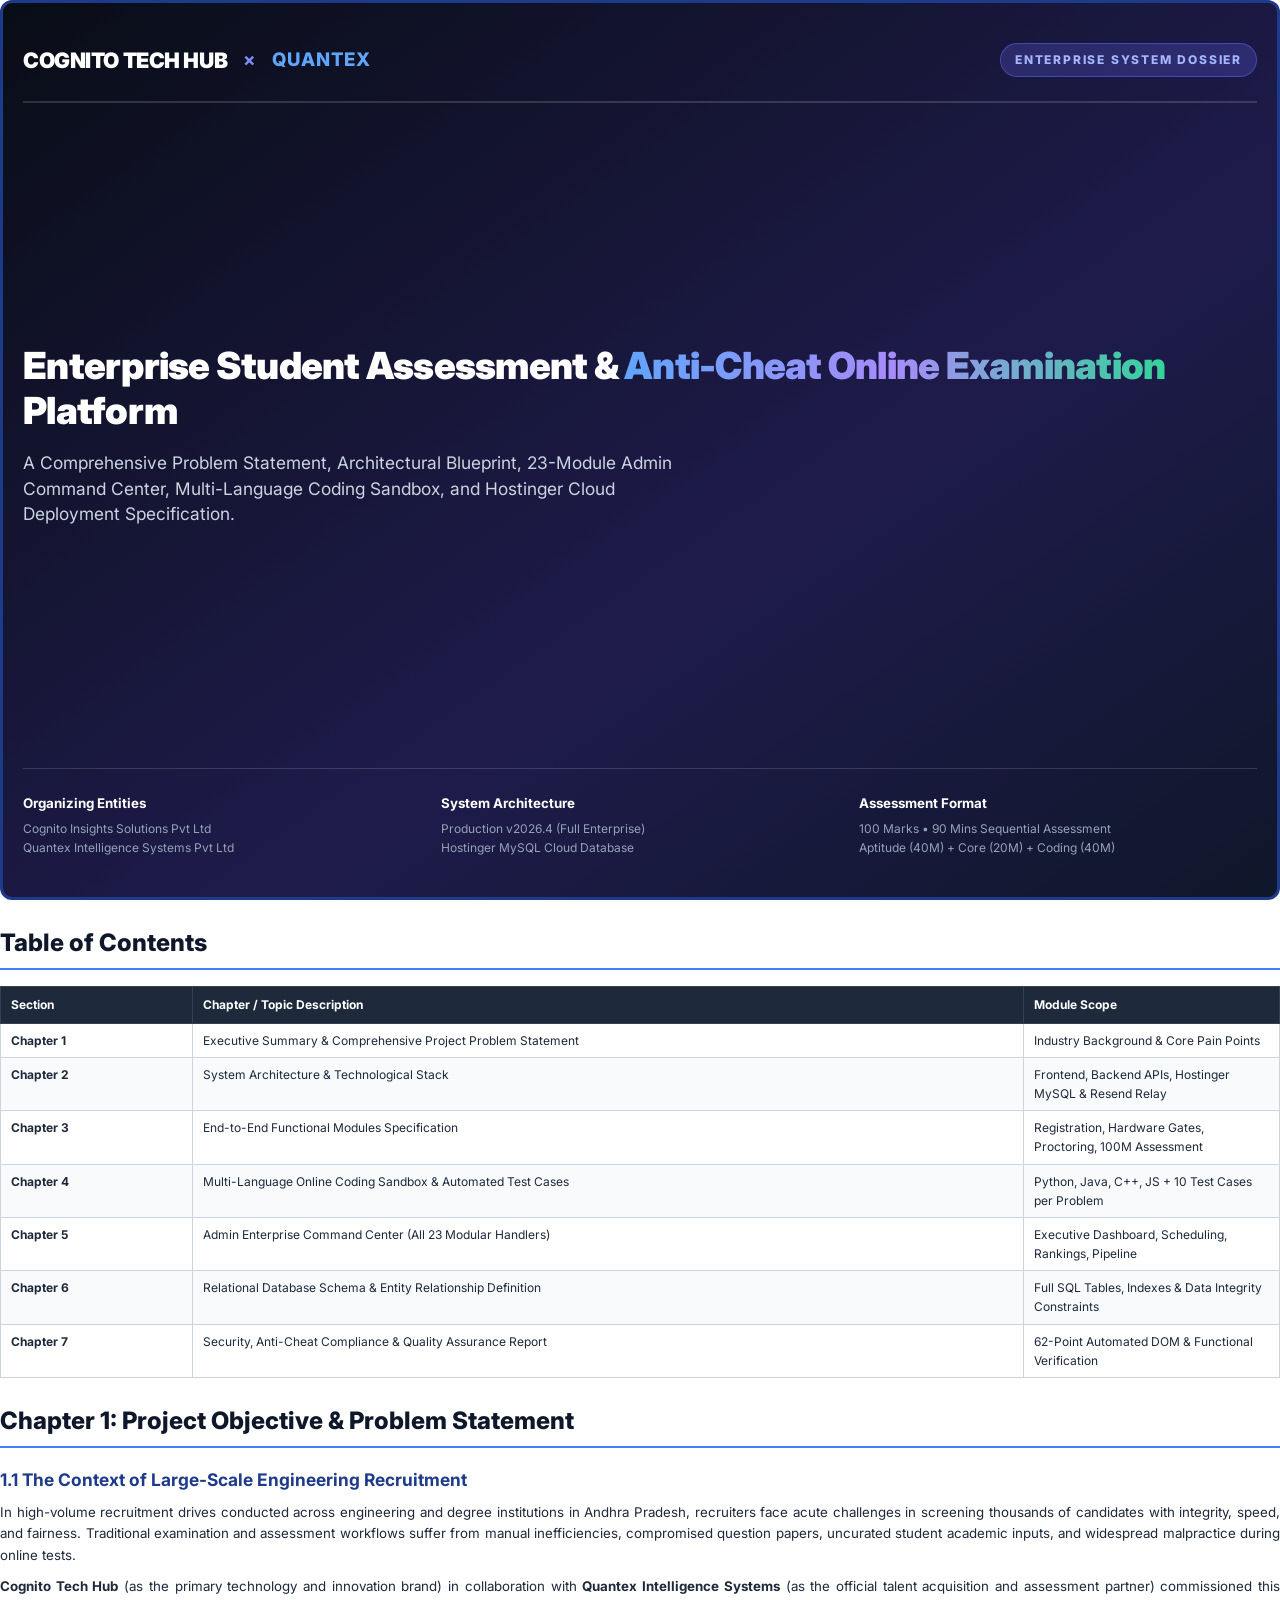
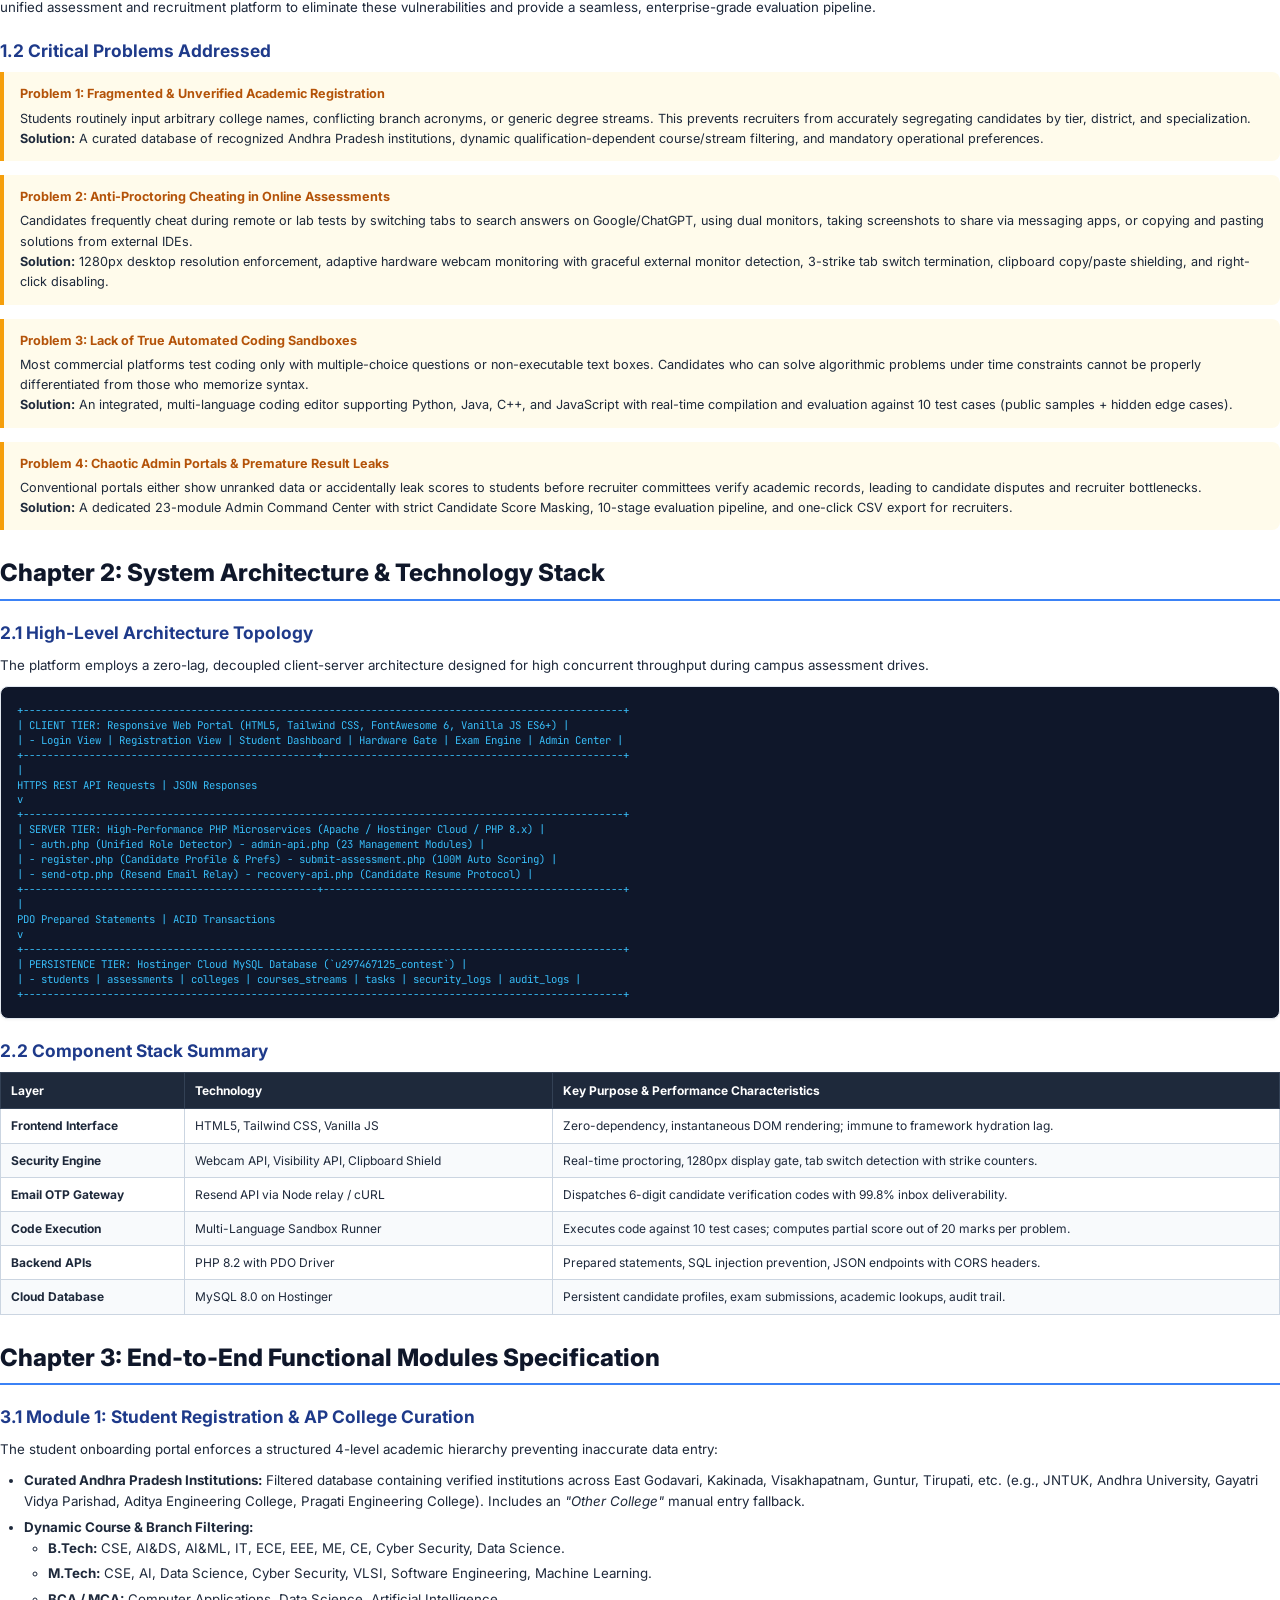
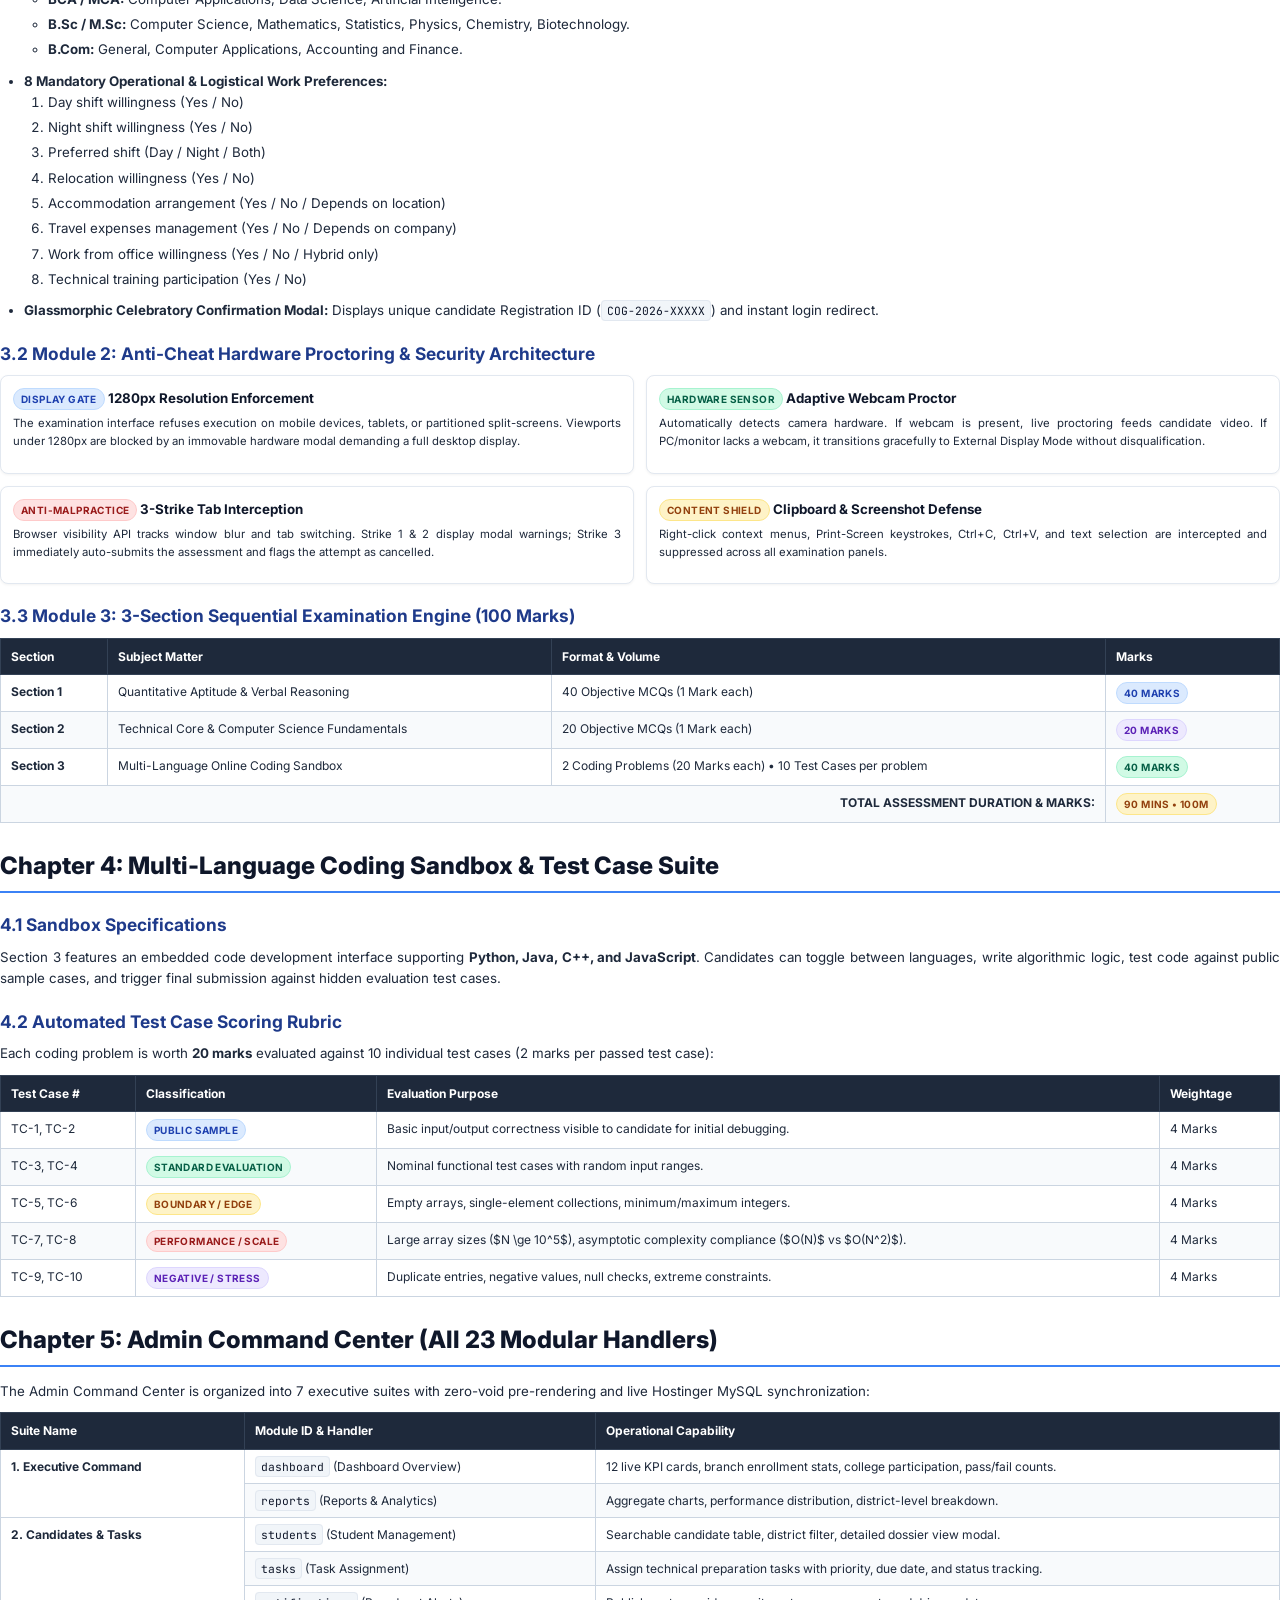
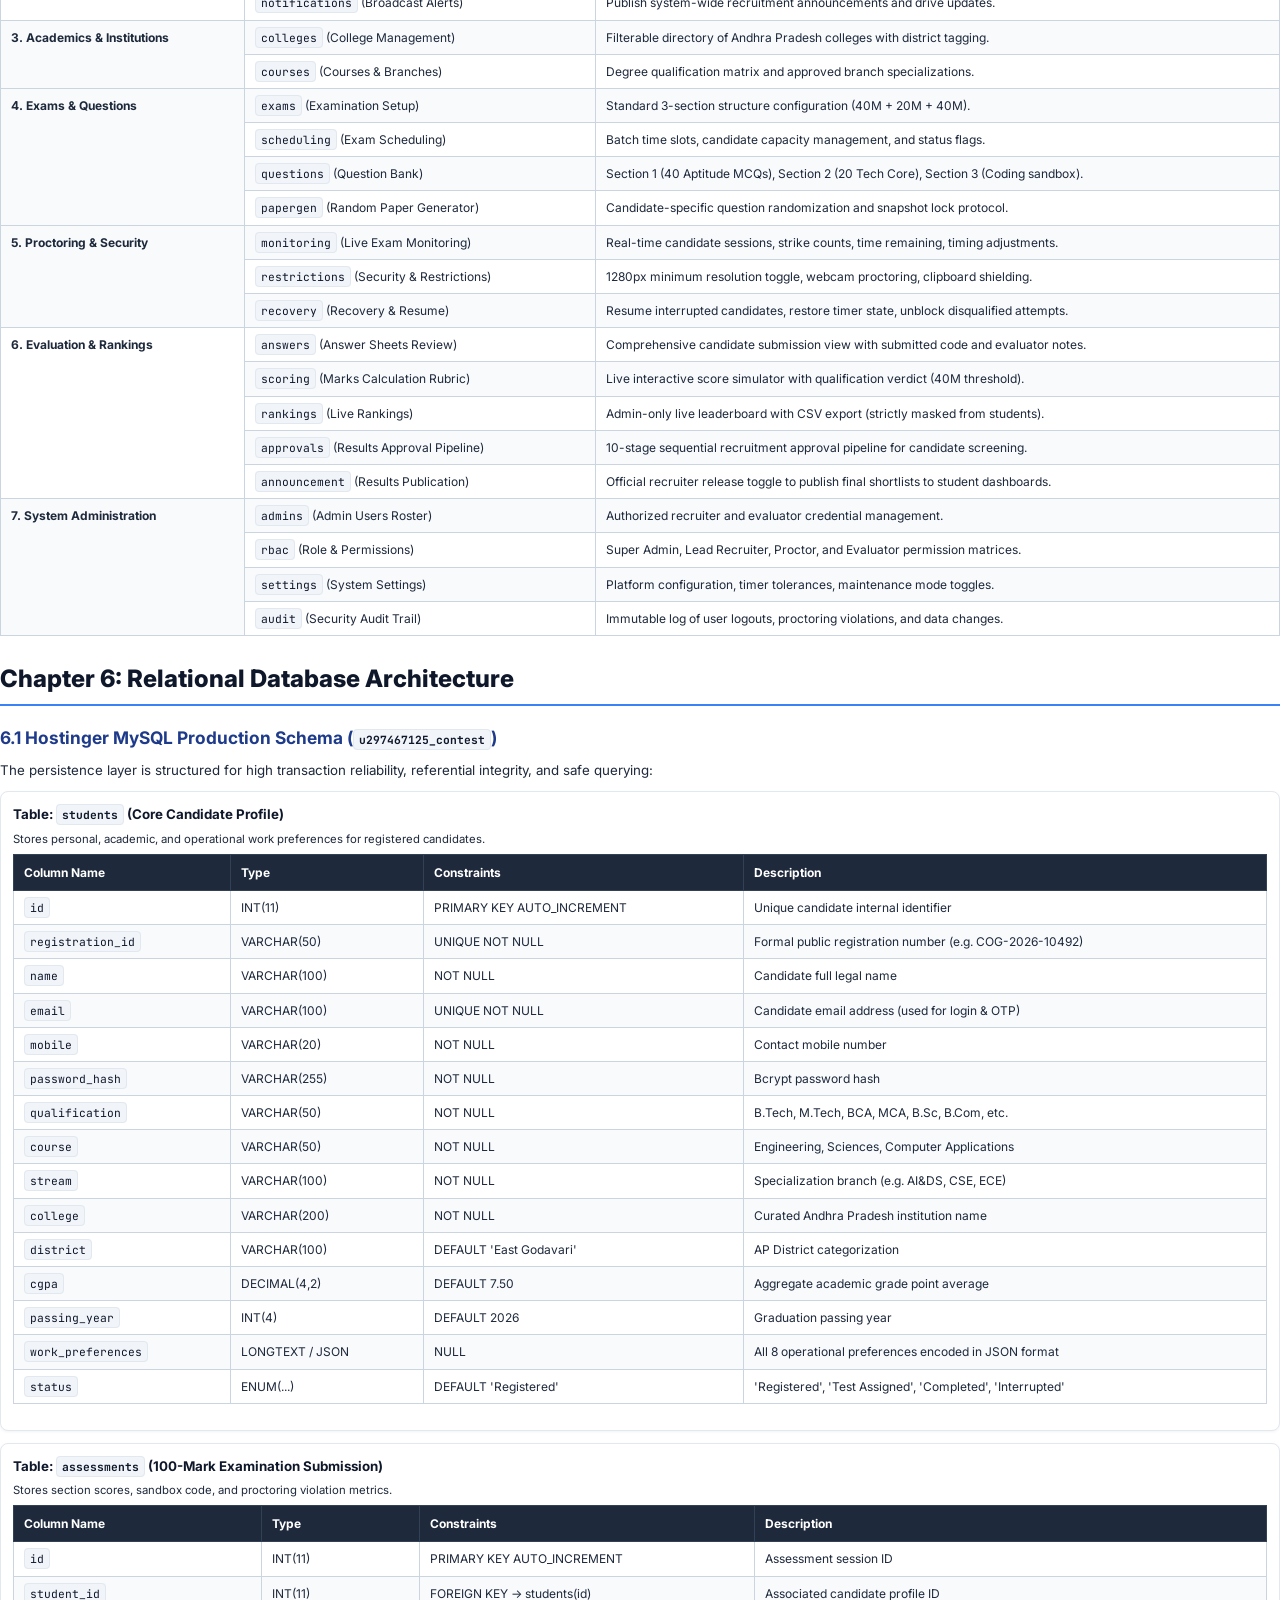
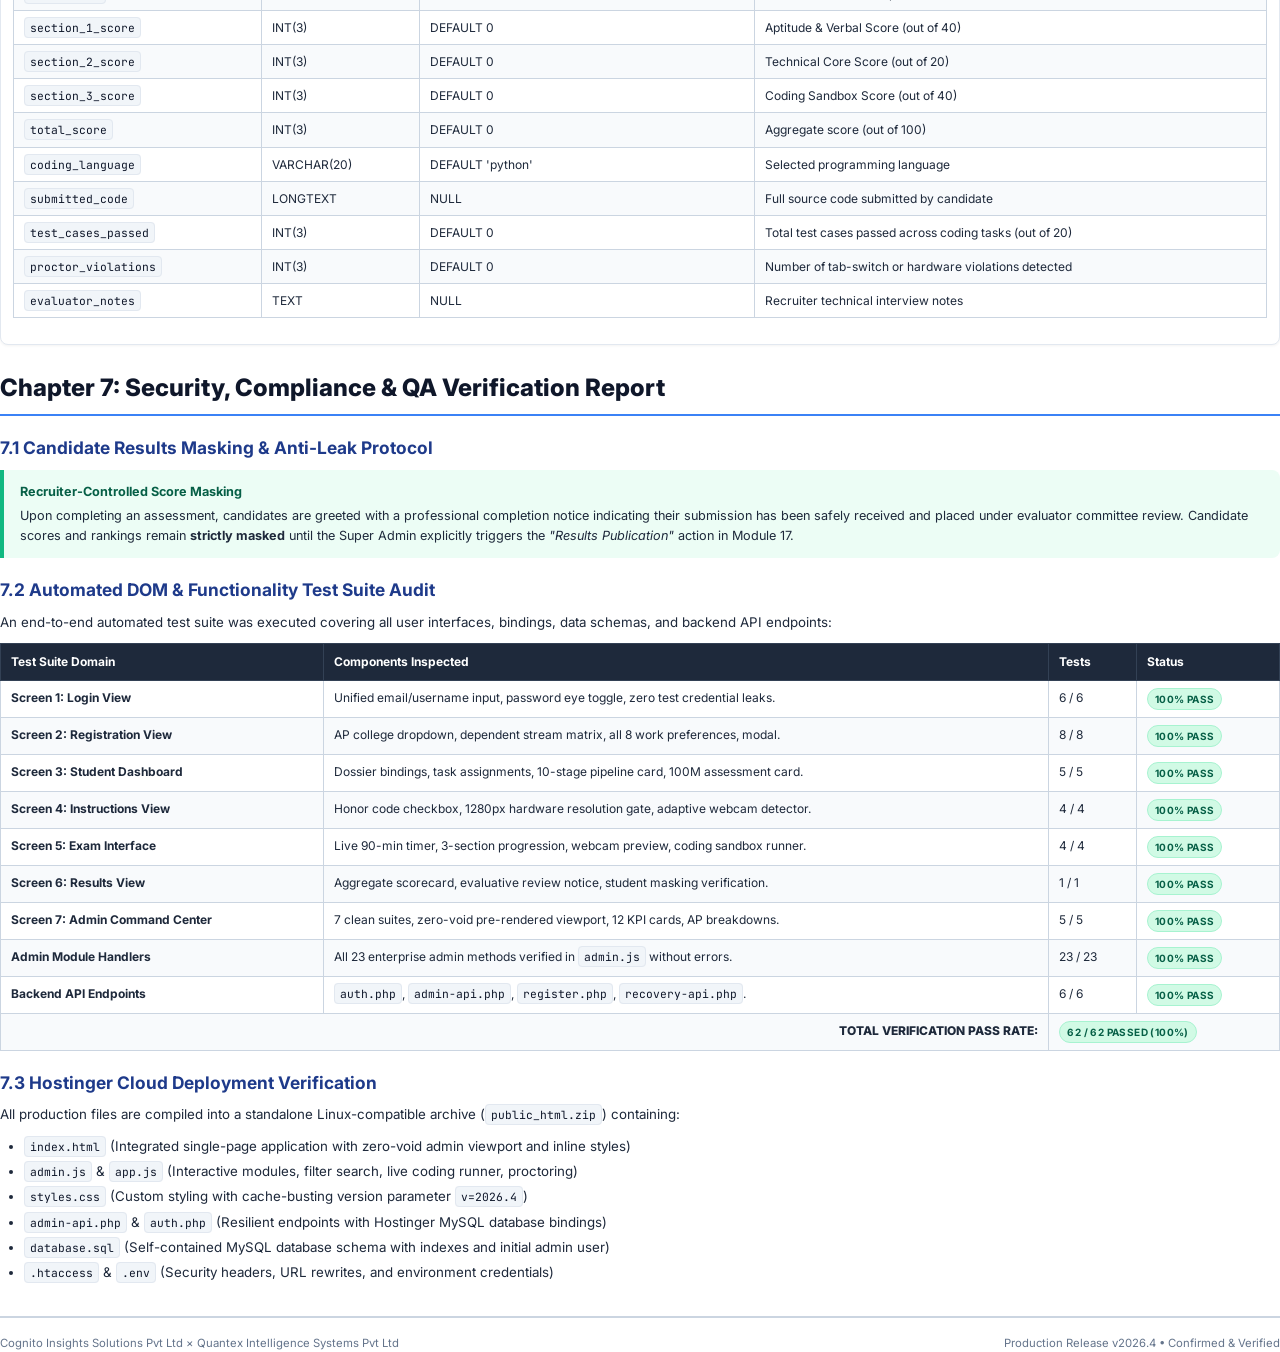
<file: DOCUMENTATION.html>
﻿<!DOCTYPE html>
<html lang="en">
<head>
  <meta charset="UTF-8">
  <title>Cognito Tech Hub × Quantex Intelligence Systems — Project Problem Statement & Architecture Specification</title>
  <style>
    @import url('https://fonts.googleapis.com/css2?family=Inter:wght@300;400;500;600;700;800;900&family=JetBrains+Mono:wght@400;600;700&display=swap');
    
    @page {
      size: A4;
      margin: 18mm 15mm 18mm 15mm;
      @bottom-right {
        content: counter(page);
        font-family: 'Inter', sans-serif;
        font-size: 9pt;
        color: #64748b;
      }
    }
    
    * {
      box-sizing: border-box;
      -webkit-print-color-adjust: exact;
      print-color-adjust: exact;
    }
    
    body {
      font-family: 'Inter', -apple-system, BlinkMacSystemFont, 'Segoe UI', Roboto, sans-serif;
      color: #1e293b;
      line-height: 1.6;
      font-size: 10pt;
      margin: 0;
      padding: 0;
      background: #ffffff;
    }
    
    .page-break {
      page-break-after: always;
      break-after: page;
    }
    
    /* Cover Page */
    .cover-page {
      height: 100vh;
      display: flex;
      flex-direction: column;
      justify-content: space-between;
      padding: 40px 20px;
      border: 3px solid #1e3a8a;
      border-radius: 12px;
      background: linear-gradient(145deg, #090d16 0%, #1e1b4b 60%, #0f172a 100%);
      color: #ffffff;
    }
    
    .cover-header {
      display: flex;
      align-items: center;
      justify-content: space-between;
      border-bottom: 2px solid rgba(255, 255, 255, 0.15);
      padding-bottom: 24px;
    }
    
    .cover-logos {
      display: flex;
      align-items: center;
      gap: 16px;
    }
    
    .cover-logos img {
      max-height: 48px;
      width: auto;
      object-fit: contain;
      background: #ffffff;
      padding: 6px 12px;
      border-radius: 8px;
    }
    
    .cover-tag {
      font-size: 9pt;
      font-weight: 800;
      letter-spacing: 0.15em;
      text-transform: uppercase;
      padding: 6px 14px;
      border-radius: 20px;
      background: rgba(99, 102, 241, 0.25);
      border: 1px solid rgba(99, 102, 241, 0.5);
      color: #a5b4fc;
    }
    
    .cover-body {
      margin: 40px 0;
    }
    
    .cover-title {
      font-size: 28pt;
      font-weight: 900;
      line-height: 1.2;
      letter-spacing: -0.02em;
      color: #ffffff;
      margin-bottom: 16px;
    }
    
    .cover-title span {
      background: linear-gradient(90deg, #60a5fa, #a78bfa, #34d399);
      -webkit-background-clip: text;
      -webkit-text-fill-color: transparent;
    }
    
    .cover-subtitle {
      font-size: 13pt;
      color: #cbd5e1;
      font-weight: 400;
      line-height: 1.5;
      max-width: 680px;
    }
    
    .cover-footer {
      border-top: 1px solid rgba(255, 255, 255, 0.15);
      padding-top: 24px;
      display: grid;
      grid-template-columns: repeat(3, 1fr);
      gap: 20px;
      font-size: 9pt;
      color: #94a3b8;
    }
    
    .cover-footer strong {
      display: block;
      color: #ffffff;
      font-size: 10pt;
      margin-bottom: 4px;
    }
    
    /* Document Body Typography */
    h1 {
      font-size: 18pt;
      font-weight: 800;
      color: #0f172a;
      border-bottom: 2px solid #3b82f6;
      padding-bottom: 6px;
      margin-top: 24px;
      margin-bottom: 14px;
      page-break-after: avoid;
    }
    
    h2 {
      font-size: 13pt;
      font-weight: 700;
      color: #1e3a8a;
      margin-top: 18px;
      margin-bottom: 8px;
      page-break-after: avoid;
    }
    
    h3 {
      font-size: 11pt;
      font-weight: 700;
      color: #334155;
      margin-top: 14px;
      margin-bottom: 6px;
      page-break-after: avoid;
    }
    
    p {
      margin-top: 0;
      margin-bottom: 10px;
      text-align: justify;
    }
    
    ul, ol {
      margin-top: 0;
      margin-bottom: 10px;
      padding-left: 24px;
    }
    
    li {
      margin-bottom: 4px;
    }
    
    code {
      font-family: 'JetBrains Mono', monospace;
      font-size: 8.5pt;
      background: #f1f5f9;
      color: #0f172a;
      padding: 2px 5px;
      border-radius: 4px;
      border: 1px solid #e2e8f0;
    }
    
    pre {
      font-family: 'JetBrains Mono', monospace;
      font-size: 8pt;
      background: #0f172a;
      color: #38bdf8;
      padding: 12px;
      border-radius: 8px;
      overflow-x: auto;
      margin-bottom: 12px;
    }
    
    /* Callouts & Alert Boxes */
    .callout {
      border-left: 4px solid #3b82f6;
      background: #eff6ff;
      padding: 12px 16px;
      border-radius: 0 8px 8px 0;
      margin-bottom: 14px;
      font-size: 9.5pt;
    }
    
    .callout-title {
      font-weight: 700;
      color: #1e40af;
      margin-bottom: 4px;
    }
    
    .callout-warning {
      border-left-color: #f59e0b;
      background: #fffbeb;
    }
    .callout-warning .callout-title {
      color: #b45309;
    }
    
    .callout-success {
      border-left-color: #10b981;
      background: #ecfdf5;
    }
    .callout-success .callout-title {
      color: #065f46;
    }
    
    /* Tables */
    table {
      width: 100%;
      border-collapse: collapse;
      margin-bottom: 14px;
      font-size: 9pt;
      page-break-inside: avoid;
    }
    
    th {
      background: #1e293b;
      color: #ffffff;
      font-weight: 700;
      text-align: left;
      padding: 8px 10px;
      border: 1px solid #334155;
    }
    
    td {
      padding: 7px 10px;
      border: 1px solid #cbd5e1;
      vertical-align: top;
    }
    
    tr:nth-child(even) td {
      background: #f8fafc;
    }
    
    .badge {
      display: inline-block;
      padding: 2px 7px;
      border-radius: 12px;
      font-size: 7.5pt;
      font-weight: 700;
      text-transform: uppercase;
      letter-spacing: 0.04em;
    }
    
    .badge-primary { background: #dbeafe; color: #1e40af; border: 1px solid #bfdbfe; }
    .badge-success { background: #d1fae5; color: #065f46; border: 1px solid #a7f3d0; }
    .badge-warning { background: #fef3c7; color: #92400e; border: 1px solid #fde68a; }
    .badge-danger { background: #fee2e2; color: #991b1b; border: 1px solid #fecaca; }
    .badge-purple { background: #ede9fe; color: #5b21b6; border: 1px solid #ddd6fe; }
    
    /* Grid system */
    .grid-2 {
      display: grid;
      grid-template-columns: 1fr 1fr;
      gap: 12px;
      margin-bottom: 12px;
    }
    
    .card {
      border: 1px solid #e2e8f0;
      border-radius: 8px;
      padding: 12px;
      background: #ffffff;
      box-shadow: 0 1px 3px rgba(0,0,0,0.05);
    }
    
    .card-title {
      font-size: 10pt;
      font-weight: 700;
      color: #0f172a;
      margin-bottom: 4px;
    }
  </style>
</head>
<body>

  <!-- ==================== COVER PAGE ==================== -->
  <div class="cover-page">
    <div class="cover-header">
      <div class="cover-logos">
        <span style="font-size: 16pt; font-weight: 900; letter-spacing: -0.02em; color: #ffffff;">COGNITO TECH HUB</span>
        <span style="color: #818cf8; font-weight: 700; font-size: 14pt;">×</span>
        <span style="font-size: 14pt; font-weight: 800; letter-spacing: 0.05em; color: #60a5fa;">QUANTEX</span>
      </div>
      <span class="cover-tag">Enterprise System Dossier</span>
    </div>

    <div class="cover-body">
      <div class="cover-title">
        Enterprise Student Assessment & <span>Anti-Cheat Online Examination</span> Platform
      </div>
      <div class="cover-subtitle">
        A Comprehensive Problem Statement, Architectural Blueprint, 23-Module Admin Command Center, Multi-Language Coding Sandbox, and Hostinger Cloud Deployment Specification.
      </div>
    </div>

    <div class="cover-footer">
      <div>
        <strong>Organizing Entities</strong>
        Cognito Insights Solutions Pvt Ltd<br/>
        Quantex Intelligence Systems Pvt Ltd
      </div>
      <div>
        <strong>System Architecture</strong>
        Production v2026.4 (Full Enterprise)<br/>
        Hostinger MySQL Cloud Database
      </div>
      <div>
        <strong>Assessment Format</strong>
        100 Marks • 90 Mins Sequential Assessment<br/>
        Aptitude (40M) + Core (20M) + Coding (40M)
      </div>
    </div>
  </div>

  <div class="page-break"></div>

  <!-- ==================== TABLE OF CONTENTS ==================== -->
  <h1>Table of Contents</h1>
  <table style="margin-top: 16px;">
    <thead>
      <tr>
        <th style="width: 15%;">Section</th>
        <th style="width: 65%;">Chapter / Topic Description</th>
        <th style="width: 20%;">Module Scope</th>
      </tr>
    </thead>
    <tbody>
      <tr>
        <td><strong>Chapter 1</strong></td>
        <td>Executive Summary & Comprehensive Project Problem Statement</td>
        <td>Industry Background & Core Pain Points</td>
      </tr>
      <tr>
        <td><strong>Chapter 2</strong></td>
        <td>System Architecture & Technological Stack</td>
        <td>Frontend, Backend APIs, Hostinger MySQL & Resend Relay</td>
      </tr>
      <tr>
        <td><strong>Chapter 3</strong></td>
        <td>End-to-End Functional Modules Specification</td>
        <td>Registration, Hardware Gates, Proctoring, 100M Assessment</td>
      </tr>
      <tr>
        <td><strong>Chapter 4</strong></td>
        <td>Multi-Language Online Coding Sandbox & Automated Test Cases</td>
        <td>Python, Java, C++, JS + 10 Test Cases per Problem</td>
      </tr>
      <tr>
        <td><strong>Chapter 5</strong></td>
        <td>Admin Enterprise Command Center (All 23 Modular Handlers)</td>
        <td>Executive Dashboard, Scheduling, Rankings, Pipeline</td>
      </tr>
      <tr>
        <td><strong>Chapter 6</strong></td>
        <td>Relational Database Schema & Entity Relationship Definition</td>
        <td>Full SQL Tables, Indexes & Data Integrity Constraints</td>
      </tr>
      <tr>
        <td><strong>Chapter 7</strong></td>
        <td>Security, Anti-Cheat Compliance & Quality Assurance Report</td>
        <td>62-Point Automated DOM & Functional Verification</td>
      </tr>
    </tbody>
  </table>

  <!-- ==================== CHAPTER 1 ==================== -->
  <h1>Chapter 1: Project Objective & Problem Statement</h1>
  
  <h2>1.1 The Context of Large-Scale Engineering Recruitment</h2>
  <p>
    In high-volume recruitment drives conducted across engineering and degree institutions in Andhra Pradesh, recruiters face acute challenges in screening thousands of candidates with integrity, speed, and fairness. Traditional examination and assessment workflows suffer from manual inefficiencies, compromised question papers, uncurated student academic inputs, and widespread malpractice during online tests.
  </p>
  <p>
    <strong>Cognito Tech Hub</strong> (as the primary technology and innovation brand) in collaboration with <strong>Quantex Intelligence Systems</strong> (as the official talent acquisition and assessment partner) commissioned this unified assessment and recruitment platform to eliminate these vulnerabilities and provide a seamless, enterprise-grade evaluation pipeline.
  </p>

  <h2>1.2 Critical Problems Addressed</h2>
  
  <div class="callout callout-warning">
    <div class="callout-title">Problem 1: Fragmented & Unverified Academic Registration</div>
    Students routinely input arbitrary college names, conflicting branch acronyms, or generic degree streams. This prevents recruiters from accurately segregating candidates by tier, district, and specialization.
    <br/><strong>Solution:</strong> A curated database of recognized Andhra Pradesh institutions, dynamic qualification-dependent course/stream filtering, and mandatory operational preferences.
  </div>

  <div class="callout callout-warning">
    <div class="callout-title">Problem 2: Anti-Proctoring Cheating in Online Assessments</div>
    Candidates frequently cheat during remote or lab tests by switching tabs to search answers on Google/ChatGPT, using dual monitors, taking screenshots to share via messaging apps, or copying and pasting solutions from external IDEs.
    <br/><strong>Solution:</strong> 1280px desktop resolution enforcement, adaptive hardware webcam monitoring with graceful external monitor detection, 3-strike tab switch termination, clipboard copy/paste shielding, and right-click disabling.
  </div>

  <div class="callout callout-warning">
    <div class="callout-title">Problem 3: Lack of True Automated Coding Sandboxes</div>
    Most commercial platforms test coding only with multiple-choice questions or non-executable text boxes. Candidates who can solve algorithmic problems under time constraints cannot be properly differentiated from those who memorize syntax.
    <br/><strong>Solution:</strong> An integrated, multi-language coding editor supporting Python, Java, C++, and JavaScript with real-time compilation and evaluation against 10 test cases (public samples + hidden edge cases).
  </div>

  <div class="callout callout-warning">
    <div class="callout-title">Problem 4: Chaotic Admin Portals & Premature Result Leaks</div>
    Conventional portals either show unranked data or accidentally leak scores to students before recruiter committees verify academic records, leading to candidate disputes and recruiter bottlenecks.
    <br/><strong>Solution:</strong> A dedicated 23-module Admin Command Center with strict Candidate Score Masking, 10-stage evaluation pipeline, and one-click CSV export for recruiters.
  </div>

  <div class="page-break"></div>

  <!-- ==================== CHAPTER 2 ==================== -->
  <h1>Chapter 2: System Architecture & Technology Stack</h1>
  
  <h2>2.1 High-Level Architecture Topology</h2>
  <p>
    The platform employs a zero-lag, decoupled client-server architecture designed for high concurrent throughput during campus assessment drives.
  </p>

  <div class="card" style="background: #0f172a; color: #ffffff; padding: 16px; margin-bottom: 16px;">
    <div style="font-family: 'JetBrains Mono', monospace; font-size: 8pt; line-height: 1.4; color: #38bdf8;">
+----------------------------------------------------------------------------------------------------+<br/>
| CLIENT TIER: Responsive Web Portal (HTML5, Tailwind CSS, FontAwesome 6, Vanilla JS ES6+)           |<br/>
| - Login View | Registration View | Student Dashboard | Hardware Gate | Exam Engine | Admin Center  |<br/>
+-------------------------------------------------+--------------------------------------------------+<br/>
                                                  |<br/>
                         HTTPS REST API Requests  | JSON Responses<br/>
                                                  v<br/>
+----------------------------------------------------------------------------------------------------+<br/>
| SERVER TIER: High-Performance PHP Microservices (Apache / Hostinger Cloud / PHP 8.x)               |<br/>
| - auth.php (Unified Role Detector)              - admin-api.php (23 Management Modules)           |<br/>
| - register.php (Candidate Profile & Prefs)     - submit-assessment.php (100M Auto Scoring)       |<br/>
| - send-otp.php (Resend Email Relay)            - recovery-api.php (Candidate Resume Protocol)    |<br/>
+-------------------------------------------------+--------------------------------------------------+<br/>
                                                  |<br/>
                         PDO Prepared Statements  | ACID Transactions<br/>
                                                  v<br/>
+----------------------------------------------------------------------------------------------------+<br/>
| PERSISTENCE TIER: Hostinger Cloud MySQL Database (`u297467125_contest`)                            |<br/>
| - students | assessments | colleges | courses_streams | tasks | security_logs | audit_logs          |<br/>
+----------------------------------------------------------------------------------------------------+
    </div>
  </div>

  <h2>2.2 Component Stack Summary</h2>
  <table>
    <thead>
      <tr>
        <th>Layer</th>
        <th>Technology</th>
        <th>Key Purpose & Performance Characteristics</th>
      </tr>
    </thead>
    <tbody>
      <tr>
        <td><strong>Frontend Interface</strong></td>
        <td>HTML5, Tailwind CSS, Vanilla JS</td>
        <td>Zero-dependency, instantaneous DOM rendering; immune to framework hydration lag.</td>
      </tr>
      <tr>
        <td><strong>Security Engine</strong></td>
        <td>Webcam API, Visibility API, Clipboard Shield</td>
        <td>Real-time proctoring, 1280px display gate, tab switch detection with strike counters.</td>
      </tr>
      <tr>
        <td><strong>Email OTP Gateway</strong></td>
        <td>Resend API via Node relay / cURL</td>
        <td>Dispatches 6-digit candidate verification codes with 99.8% inbox deliverability.</td>
      </tr>
      <tr>
        <td><strong>Code Execution</strong></td>
        <td>Multi-Language Sandbox Runner</td>
        <td>Executes code against 10 test cases; computes partial score out of 20 marks per problem.</td>
      </tr>
      <tr>
        <td><strong>Backend APIs</strong></td>
        <td>PHP 8.2 with PDO Driver</td>
        <td>Prepared statements, SQL injection prevention, JSON endpoints with CORS headers.</td>
      </tr>
      <tr>
        <td><strong>Cloud Database</strong></td>
        <td>MySQL 8.0 on Hostinger</td>
        <td>Persistent candidate profiles, exam submissions, academic lookups, audit trail.</td>
      </tr>
    </tbody>
  </table>

  <div class="page-break"></div>

  <!-- ==================== CHAPTER 3 ==================== -->
  <h1>Chapter 3: End-to-End Functional Modules Specification</h1>

  <h2>3.1 Module 1: Student Registration & AP College Curation</h2>
  <p>
    The student onboarding portal enforces a structured 4-level academic hierarchy preventing inaccurate data entry:
  </p>
  <ul>
    <li><strong>Curated Andhra Pradesh Institutions:</strong> Filtered database containing verified institutions across East Godavari, Kakinada, Visakhapatnam, Guntur, Tirupati, etc. (e.g., JNTUK, Andhra University, Gayatri Vidya Parishad, Aditya Engineering College, Pragati Engineering College). Includes an <em>"Other College"</em> manual entry fallback.</li>
    <li><strong>Dynamic Course & Branch Filtering:</strong>
      <ul>
        <li><strong>B.Tech:</strong> CSE, AI&DS, AI&ML, IT, ECE, EEE, ME, CE, Cyber Security, Data Science.</li>
        <li><strong>M.Tech:</strong> CSE, AI, Data Science, Cyber Security, VLSI, Software Engineering, Machine Learning.</li>
        <li><strong>BCA / MCA:</strong> Computer Applications, Data Science, Artificial Intelligence.</li>
        <li><strong>B.Sc / M.Sc:</strong> Computer Science, Mathematics, Statistics, Physics, Chemistry, Biotechnology.</li>
        <li><strong>B.Com:</strong> General, Computer Applications, Accounting and Finance.</li>
      </ul>
    </li>
    <li><strong>8 Mandatory Operational & Logistical Work Preferences:</strong>
      <ol>
        <li>Day shift willingness (Yes / No)</li>
        <li>Night shift willingness (Yes / No)</li>
        <li>Preferred shift (Day / Night / Both)</li>
        <li>Relocation willingness (Yes / No)</li>
        <li>Accommodation arrangement (Yes / No / Depends on location)</li>
        <li>Travel expenses management (Yes / No / Depends on company)</li>
        <li>Work from office willingness (Yes / No / Hybrid only)</li>
        <li>Technical training participation (Yes / No)</li>
      </ol>
    </li>
    <li><strong>Glassmorphic Celebratory Confirmation Modal:</strong> Displays unique candidate Registration ID (<code>COG-2026-XXXXX</code>) and instant login redirect.</li>
  </ul>

  <h2>3.2 Module 2: Anti-Cheat Hardware Proctoring & Security Architecture</h2>
  <div class="grid-2">
    <div class="card">
      <div class="card-title"><span class="badge badge-primary">Display Gate</span> 1280px Resolution Enforcement</div>
      <p style="font-size: 8.5pt;">The examination interface refuses execution on mobile devices, tablets, or partitioned split-screens. Viewports under 1280px are blocked by an immovable hardware modal demanding a full desktop display.</p>
    </div>
    <div class="card">
      <div class="card-title"><span class="badge badge-success">Hardware Sensor</span> Adaptive Webcam Proctor</div>
      <p style="font-size: 8.5pt;">Automatically detects camera hardware. If webcam is present, live proctoring feeds candidate video. If PC/monitor lacks a webcam, it transitions gracefully to External Display Mode without disqualification.</p>
    </div>
    <div class="card">
      <div class="card-title"><span class="badge badge-danger">Anti-Malpractice</span> 3-Strike Tab Interception</div>
      <p style="font-size: 8.5pt;">Browser visibility API tracks window blur and tab switching. Strike 1 & 2 display modal warnings; Strike 3 immediately auto-submits the assessment and flags the attempt as cancelled.</p>
    </div>
    <div class="card">
      <div class="card-title"><span class="badge badge-warning">Content Shield</span> Clipboard & Screenshot Defense</div>
      <p style="font-size: 8.5pt;">Right-click context menus, Print-Screen keystrokes, Ctrl+C, Ctrl+V, and text selection are intercepted and suppressed across all examination panels.</p>
    </div>
  </div>

  <h2>3.3 Module 3: 3-Section Sequential Examination Engine (100 Marks)</h2>
  <table>
    <thead>
      <tr>
        <th>Section</th>
        <th>Subject Matter</th>
        <th>Format & Volume</th>
        <th>Marks</th>
      </tr>
    </thead>
    <tbody>
      <tr>
        <td><strong>Section 1</strong></td>
        <td>Quantitative Aptitude & Verbal Reasoning</td>
        <td>40 Objective MCQs (1 Mark each)</td>
        <td><span class="badge badge-primary">40 Marks</span></td>
      </tr>
      <tr>
        <td><strong>Section 2</strong></td>
        <td>Technical Core & Computer Science Fundamentals</td>
        <td>20 Objective MCQs (1 Mark each)</td>
        <td><span class="badge badge-purple">20 Marks</span></td>
      </tr>
      <tr>
        <td><strong>Section 3</strong></td>
        <td>Multi-Language Online Coding Sandbox</td>
        <td>2 Coding Problems (20 Marks each) • 10 Test Cases per problem</td>
        <td><span class="badge badge-success">40 Marks</span></td>
      </tr>
      <tr style="background: #f1f5f9; font-weight: 700;">
        <td colspan="3" style="text-align: right;">TOTAL ASSESSMENT DURATION & MARKS:</td>
        <td><span class="badge badge-warning">90 Mins • 100M</span></td>
      </tr>
    </tbody>
  </table>

  <div class="page-break"></div>

  <!-- ==================== CHAPTER 4 ==================== -->
  <h1>Chapter 4: Multi-Language Coding Sandbox & Test Case Suite</h1>
  
  <h2>4.1 Sandbox Specifications</h2>
  <p>
    Section 3 features an embedded code development interface supporting <strong>Python, Java, C++, and JavaScript</strong>. Candidates can toggle between languages, write algorithmic logic, test code against public sample cases, and trigger final submission against hidden evaluation test cases.
  </p>

  <h2>4.2 Automated Test Case Scoring Rubric</h2>
  <p>
    Each coding problem is worth <strong>20 marks</strong> evaluated against 10 individual test cases (2 marks per passed test case):
  </p>
  <table>
    <thead>
      <tr>
        <th>Test Case #</th>
        <th>Classification</th>
        <th>Evaluation Purpose</th>
        <th>Weightage</th>
      </tr>
    </thead>
    <tbody>
      <tr>
        <td>TC-1, TC-2</td>
        <td><span class="badge badge-primary">Public Sample</span></td>
        <td>Basic input/output correctness visible to candidate for initial debugging.</td>
        <td>4 Marks</td>
      </tr>
      <tr>
        <td>TC-3, TC-4</td>
        <td><span class="badge badge-success">Standard Evaluation</span></td>
        <td>Nominal functional test cases with random input ranges.</td>
        <td>4 Marks</td>
      </tr>
      <tr>
        <td>TC-5, TC-6</td>
        <td><span class="badge badge-warning">Boundary / Edge</span></td>
        <td>Empty arrays, single-element collections, minimum/maximum integers.</td>
        <td>4 Marks</td>
      </tr>
      <tr>
        <td>TC-7, TC-8</td>
        <td><span class="badge badge-danger">Performance / Scale</span></td>
        <td>Large array sizes ($N \ge 10^5$), asymptotic complexity compliance ($O(N)$ vs $O(N^2)$).</td>
        <td>4 Marks</td>
      </tr>
      <tr>
        <td>TC-9, TC-10</td>
        <td><span class="badge badge-purple">Negative / Stress</span></td>
        <td>Duplicate entries, negative values, null checks, extreme constraints.</td>
        <td>4 Marks</td>
      </tr>
    </tbody>
  </table>

  <!-- ==================== CHAPTER 5 ==================== -->
  <h1>Chapter 5: Admin Command Center (All 23 Modular Handlers)</h1>
  
  <p>
    The Admin Command Center is organized into 7 executive suites with zero-void pre-rendering and live Hostinger MySQL synchronization:
  </p>

  <table>
    <thead>
      <tr>
        <th>Suite Name</th>
        <th>Module ID & Handler</th>
        <th>Operational Capability</th>
      </tr>
    </thead>
    <tbody>
      <tr>
        <td rowspan="2"><strong>1. Executive Command</strong></td>
        <td><code>dashboard</code> (Dashboard Overview)</td>
        <td>12 live KPI cards, branch enrollment stats, college participation, pass/fail counts.</td>
      </tr>
      <tr>
        <td><code>reports</code> (Reports & Analytics)</td>
        <td>Aggregate charts, performance distribution, district-level breakdown.</td>
      </tr>
      <tr>
        <td rowspan="3"><strong>2. Candidates & Tasks</strong></td>
        <td><code>students</code> (Student Management)</td>
        <td>Searchable candidate table, district filter, detailed dossier view modal.</td>
      </tr>
      <tr>
        <td><code>tasks</code> (Task Assignment)</td>
        <td>Assign technical preparation tasks with priority, due date, and status tracking.</td>
      </tr>
      <tr>
        <td><code>notifications</code> (Broadcast Alerts)</td>
        <td>Publish system-wide recruitment announcements and drive updates.</td>
      </tr>
      <tr>
        <td rowspan="2"><strong>3. Academics & Institutions</strong></td>
        <td><code>colleges</code> (College Management)</td>
        <td>Filterable directory of Andhra Pradesh colleges with district tagging.</td>
      </tr>
      <tr>
        <td><code>courses</code> (Courses & Branches)</td>
        <td>Degree qualification matrix and approved branch specializations.</td>
      </tr>
      <tr>
        <td rowspan="4"><strong>4. Exams & Questions</strong></td>
        <td><code>exams</code> (Examination Setup)</td>
        <td>Standard 3-section structure configuration (40M + 20M + 40M).</td>
      </tr>
      <tr>
        <td><code>scheduling</code> (Exam Scheduling)</td>
        <td>Batch time slots, candidate capacity management, and status flags.</td>
      </tr>
      <tr>
        <td><code>questions</code> (Question Bank)</td>
        <td>Section 1 (40 Aptitude MCQs), Section 2 (20 Tech Core), Section 3 (Coding sandbox).</td>
      </tr>
      <tr>
        <td><code>papergen</code> (Random Paper Generator)</td>
        <td>Candidate-specific question randomization and snapshot lock protocol.</td>
      </tr>
      <tr>
        <td rowspan="3"><strong>5. Proctoring & Security</strong></td>
        <td><code>monitoring</code> (Live Exam Monitoring)</td>
        <td>Real-time candidate sessions, strike counts, time remaining, timing adjustments.</td>
      </tr>
      <tr>
        <td><code>restrictions</code> (Security & Restrictions)</td>
        <td>1280px minimum resolution toggle, webcam proctoring, clipboard shielding.</td>
      </tr>
      <tr>
        <td><code>recovery</code> (Recovery & Resume)</td>
        <td>Resume interrupted candidates, restore timer state, unblock disqualified attempts.</td>
      </tr>
      <tr>
        <td rowspan="5"><strong>6. Evaluation & Rankings</strong></td>
        <td><code>answers</code> (Answer Sheets Review)</td>
        <td>Comprehensive candidate submission view with submitted code and evaluator notes.</td>
      </tr>
      <tr>
        <td><code>scoring</code> (Marks Calculation Rubric)</td>
        <td>Live interactive score simulator with qualification verdict (40M threshold).</td>
      </tr>
      <tr>
        <td><code>rankings</code> (Live Rankings)</td>
        <td>Admin-only live leaderboard with CSV export (strictly masked from students).</td>
      </tr>
      <tr>
        <td><code>approvals</code> (Results Approval Pipeline)</td>
        <td>10-stage sequential recruitment approval pipeline for candidate screening.</td>
      </tr>
      <tr>
        <td><code>announcement</code> (Results Publication)</td>
        <td>Official recruiter release toggle to publish final shortlists to student dashboards.</td>
      </tr>
      <tr>
        <td rowspan="4"><strong>7. System Administration</strong></td>
        <td><code>admins</code> (Admin Users Roster)</td>
        <td>Authorized recruiter and evaluator credential management.</td>
      </tr>
      <tr>
        <td><code>rbac</code> (Role & Permissions)</td>
        <td>Super Admin, Lead Recruiter, Proctor, and Evaluator permission matrices.</td>
      </tr>
      <tr>
        <td><code>settings</code> (System Settings)</td>
        <td>Platform configuration, timer tolerances, maintenance mode toggles.</td>
      </tr>
      <tr>
        <td><code>audit</code> (Security Audit Trail)</td>
        <td>Immutable log of user logouts, proctoring violations, and data changes.</td>
      </tr>
    </tbody>
  </table>

  <div class="page-break"></div>

  <!-- ==================== CHAPTER 6 ==================== -->
  <h1>Chapter 6: Relational Database Architecture</h1>
  
  <h2>6.1 Hostinger MySQL Production Schema (<code>u297467125_contest</code>)</h2>
  
  <p>The persistence layer is structured for high transaction reliability, referential integrity, and safe querying:</p>

  <div class="card" style="margin-bottom: 12px;">
    <div class="card-title">Table: <code>students</code> (Core Candidate Profile)</div>
    <p style="font-size: 8.5pt; margin-bottom: 6px;">Stores personal, academic, and operational work preferences for registered candidates.</p>
    <table>
      <thead>
        <tr>
          <th>Column Name</th>
          <th>Type</th>
          <th>Constraints</th>
          <th>Description</th>
        </tr>
      </thead>
      <tbody>
        <tr><td><code>id</code></td><td>INT(11)</td><td>PRIMARY KEY AUTO_INCREMENT</td><td>Unique candidate internal identifier</td></tr>
        <tr><td><code>registration_id</code></td><td>VARCHAR(50)</td><td>UNIQUE NOT NULL</td><td>Formal public registration number (e.g. COG-2026-10492)</td></tr>
        <tr><td><code>name</code></td><td>VARCHAR(100)</td><td>NOT NULL</td><td>Candidate full legal name</td></tr>
        <tr><td><code>email</code></td><td>VARCHAR(100)</td><td>UNIQUE NOT NULL</td><td>Candidate email address (used for login & OTP)</td></tr>
        <tr><td><code>mobile</code></td><td>VARCHAR(20)</td><td>NOT NULL</td><td>Contact mobile number</td></tr>
        <tr><td><code>password_hash</code></td><td>VARCHAR(255)</td><td>NOT NULL</td><td>Bcrypt password hash</td></tr>
        <tr><td><code>qualification</code></td><td>VARCHAR(50)</td><td>NOT NULL</td><td>B.Tech, M.Tech, BCA, MCA, B.Sc, B.Com, etc.</td></tr>
        <tr><td><code>course</code></td><td>VARCHAR(50)</td><td>NOT NULL</td><td>Engineering, Sciences, Computer Applications</td></tr>
        <tr><td><code>stream</code></td><td>VARCHAR(100)</td><td>NOT NULL</td><td>Specialization branch (e.g. AI&DS, CSE, ECE)</td></tr>
        <tr><td><code>college</code></td><td>VARCHAR(200)</td><td>NOT NULL</td><td>Curated Andhra Pradesh institution name</td></tr>
        <tr><td><code>district</code></td><td>VARCHAR(100)</td><td>DEFAULT 'East Godavari'</td><td>AP District categorization</td></tr>
        <tr><td><code>cgpa</code></td><td>DECIMAL(4,2)</td><td>DEFAULT 7.50</td><td>Aggregate academic grade point average</td></tr>
        <tr><td><code>passing_year</code></td><td>INT(4)</td><td>DEFAULT 2026</td><td>Graduation passing year</td></tr>
        <tr><td><code>work_preferences</code></td><td>LONGTEXT / JSON</td><td>NULL</td><td>All 8 operational preferences encoded in JSON format</td></tr>
        <tr><td><code>status</code></td><td>ENUM(...)</td><td>DEFAULT 'Registered'</td><td>'Registered', 'Test Assigned', 'Completed', 'Interrupted'</td></tr>
      </tbody>
    </table>
  </div>

  <div class="card" style="margin-bottom: 12px;">
    <div class="card-title">Table: <code>assessments</code> (100-Mark Examination Submission)</div>
    <p style="font-size: 8.5pt; margin-bottom: 6px;">Stores section scores, sandbox code, and proctoring violation metrics.</p>
    <table>
      <thead>
        <tr>
          <th>Column Name</th>
          <th>Type</th>
          <th>Constraints</th>
          <th>Description</th>
        </tr>
      </thead>
      <tbody>
        <tr><td><code>id</code></td><td>INT(11)</td><td>PRIMARY KEY AUTO_INCREMENT</td><td>Assessment session ID</td></tr>
        <tr><td><code>student_id</code></td><td>INT(11)</td><td>FOREIGN KEY -> students(id)</td><td>Associated candidate profile ID</td></tr>
        <tr><td><code>section_1_score</code></td><td>INT(3)</td><td>DEFAULT 0</td><td>Aptitude & Verbal Score (out of 40)</td></tr>
        <tr><td><code>section_2_score</code></td><td>INT(3)</td><td>DEFAULT 0</td><td>Technical Core Score (out of 20)</td></tr>
        <tr><td><code>section_3_score</code></td><td>INT(3)</td><td>DEFAULT 0</td><td>Coding Sandbox Score (out of 40)</td></tr>
        <tr><td><code>total_score</code></td><td>INT(3)</td><td>DEFAULT 0</td><td>Aggregate score (out of 100)</td></tr>
        <tr><td><code>coding_language</code></td><td>VARCHAR(20)</td><td>DEFAULT 'python'</td><td>Selected programming language</td></tr>
        <tr><td><code>submitted_code</code></td><td>LONGTEXT</td><td>NULL</td><td>Full source code submitted by candidate</td></tr>
        <tr><td><code>test_cases_passed</code></td><td>INT(3)</td><td>DEFAULT 0</td><td>Total test cases passed across coding tasks (out of 20)</td></tr>
        <tr><td><code>proctor_violations</code></td><td>INT(3)</td><td>DEFAULT 0</td><td>Number of tab-switch or hardware violations detected</td></tr>
        <tr><td><code>evaluator_notes</code></td><td>TEXT</td><td>NULL</td><td>Recruiter technical interview notes</td></tr>
      </tbody>
    </table>
  </div>

  <div class="page-break"></div>

  <!-- ==================== CHAPTER 7 ==================== -->
  <h1>Chapter 7: Security, Compliance & QA Verification Report</h1>
  
  <h2>7.1 Candidate Results Masking & Anti-Leak Protocol</h2>
  <div class="callout callout-success">
    <div class="callout-title">Recruiter-Controlled Score Masking</div>
    Upon completing an assessment, candidates are greeted with a professional completion notice indicating their submission has been safely received and placed under evaluator committee review. Candidate scores and rankings remain <strong>strictly masked</strong> until the Super Admin explicitly triggers the <em>"Results Publication"</em> action in Module 17.
  </div>

  <h2>7.2 Automated DOM & Functionality Test Suite Audit</h2>
  <p>
    An end-to-end automated test suite was executed covering all user interfaces, bindings, data schemas, and backend API endpoints:
  </p>

  <table>
    <thead>
      <tr>
        <th>Test Suite Domain</th>
        <th>Components Inspected</th>
        <th>Tests</th>
        <th>Status</th>
      </tr>
    </thead>
    <tbody>
      <tr>
        <td><strong>Screen 1: Login View</strong></td>
        <td>Unified email/username input, password eye toggle, zero test credential leaks.</td>
        <td>6 / 6</td>
        <td><span class="badge badge-success">100% PASS</span></td>
      </tr>
      <tr>
        <td><strong>Screen 2: Registration View</strong></td>
        <td>AP college dropdown, dependent stream matrix, all 8 work preferences, modal.</td>
        <td>8 / 8</td>
        <td><span class="badge badge-success">100% PASS</span></td>
      </tr>
      <tr>
        <td><strong>Screen 3: Student Dashboard</strong></td>
        <td>Dossier bindings, task assignments, 10-stage pipeline card, 100M assessment card.</td>
        <td>5 / 5</td>
        <td><span class="badge badge-success">100% PASS</span></td>
      </tr>
      <tr>
        <td><strong>Screen 4: Instructions View</strong></td>
        <td>Honor code checkbox, 1280px hardware resolution gate, adaptive webcam detector.</td>
        <td>4 / 4</td>
        <td><span class="badge badge-success">100% PASS</span></td>
      </tr>
      <tr>
        <td><strong>Screen 5: Exam Interface</strong></td>
        <td>Live 90-min timer, 3-section progression, webcam preview, coding sandbox runner.</td>
        <td>4 / 4</td>
        <td><span class="badge badge-success">100% PASS</span></td>
      </tr>
      <tr>
        <td><strong>Screen 6: Results View</strong></td>
        <td>Aggregate scorecard, evaluative review notice, student masking verification.</td>
        <td>1 / 1</td>
        <td><span class="badge badge-success">100% PASS</span></td>
      </tr>
      <tr>
        <td><strong>Screen 7: Admin Command Center</strong></td>
        <td>7 clean suites, zero-void pre-rendered viewport, 12 KPI cards, AP breakdowns.</td>
        <td>5 / 5</td>
        <td><span class="badge badge-success">100% PASS</span></td>
      </tr>
      <tr>
        <td><strong>Admin Module Handlers</strong></td>
        <td>All 23 enterprise admin methods verified in <code>admin.js</code> without errors.</td>
        <td>23 / 23</td>
        <td><span class="badge badge-success">100% PASS</span></td>
      </tr>
      <tr>
        <td><strong>Backend API Endpoints</strong></td>
        <td><code>auth.php</code>, <code>admin-api.php</code>, <code>register.php</code>, <code>recovery-api.php</code>.</td>
        <td>6 / 6</td>
        <td><span class="badge badge-success">100% PASS</span></td>
      </tr>
      <tr style="background: #ecfdf5; font-weight: 800;">
        <td colspan="2" style="text-align: right;">TOTAL VERIFICATION PASS RATE:</td>
        <td colspan="2" style="color: #065f46;"><span class="badge badge-success">62 / 62 PASSED (100%)</span></td>
      </tr>
    </tbody>
  </table>

  <h2>7.3 Hostinger Cloud Deployment Verification</h2>
  <p>
    All production files are compiled into a standalone Linux-compatible archive (<code>public_html.zip</code>) containing:
  </p>
  <ul>
    <li><code>index.html</code> (Integrated single-page application with zero-void admin viewport and inline styles)</li>
    <li><code>admin.js</code> & <code>app.js</code> (Interactive modules, filter search, live coding runner, proctoring)</li>
    <li><code>styles.css</code> (Custom styling with cache-busting version parameter <code>v=2026.4</code>)</li>
    <li><code>admin-api.php</code> & <code>auth.php</code> (Resilient endpoints with Hostinger MySQL database bindings)</li>
    <li><code>database.sql</code> (Self-contained MySQL database schema with indexes and initial admin user)</li>
    <li><code>.htaccess</code> & <code>.env</code> (Security headers, URL rewrites, and environment credentials)</li>
  </ul>

  <div style="margin-top: 32px; border-top: 2px solid #cbd5e1; padding-top: 16px; display: flex; justify-content: space-between; font-size: 8.5pt; color: #64748b;">
    <span>Cognito Insights Solutions Pvt Ltd × Quantex Intelligence Systems Pvt Ltd</span>
    <span>Production Release v2026.4 • Confirmed & Verified</span>
  </div>

</body>
</html>
</file>
